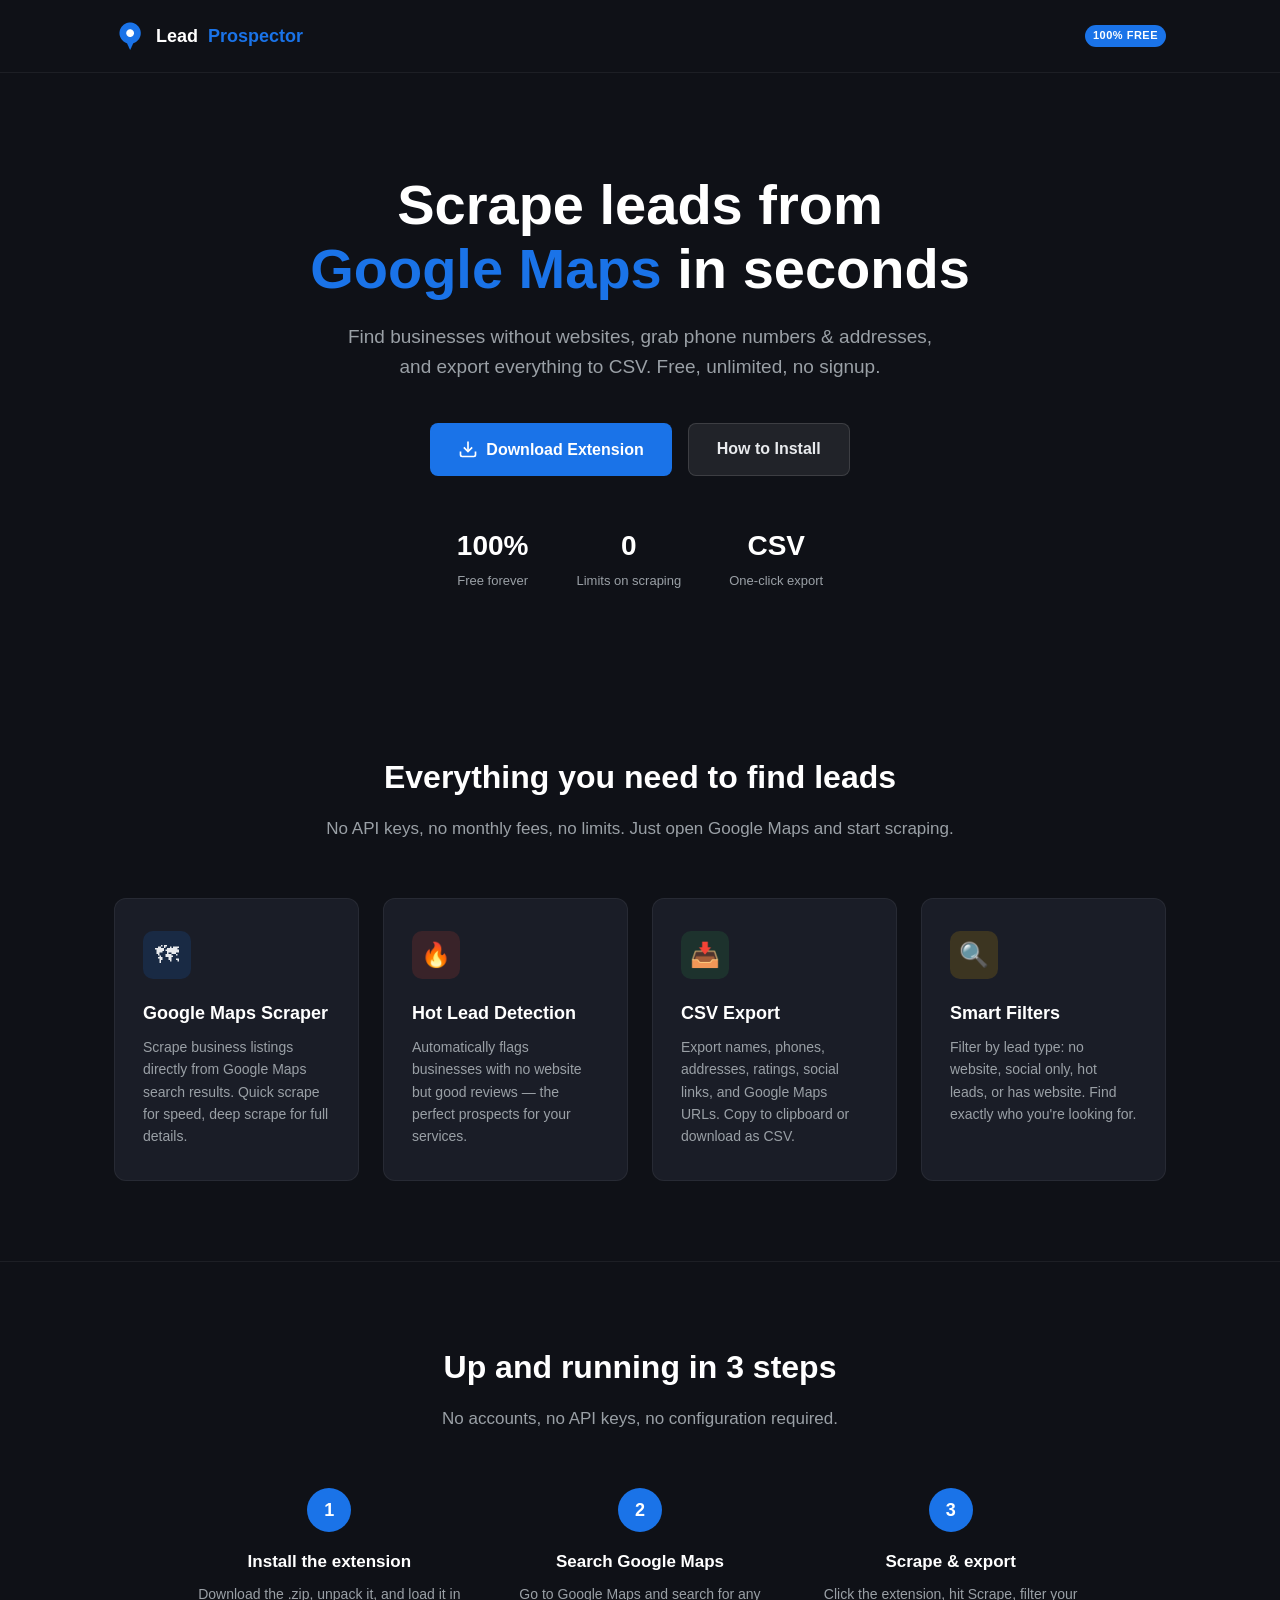
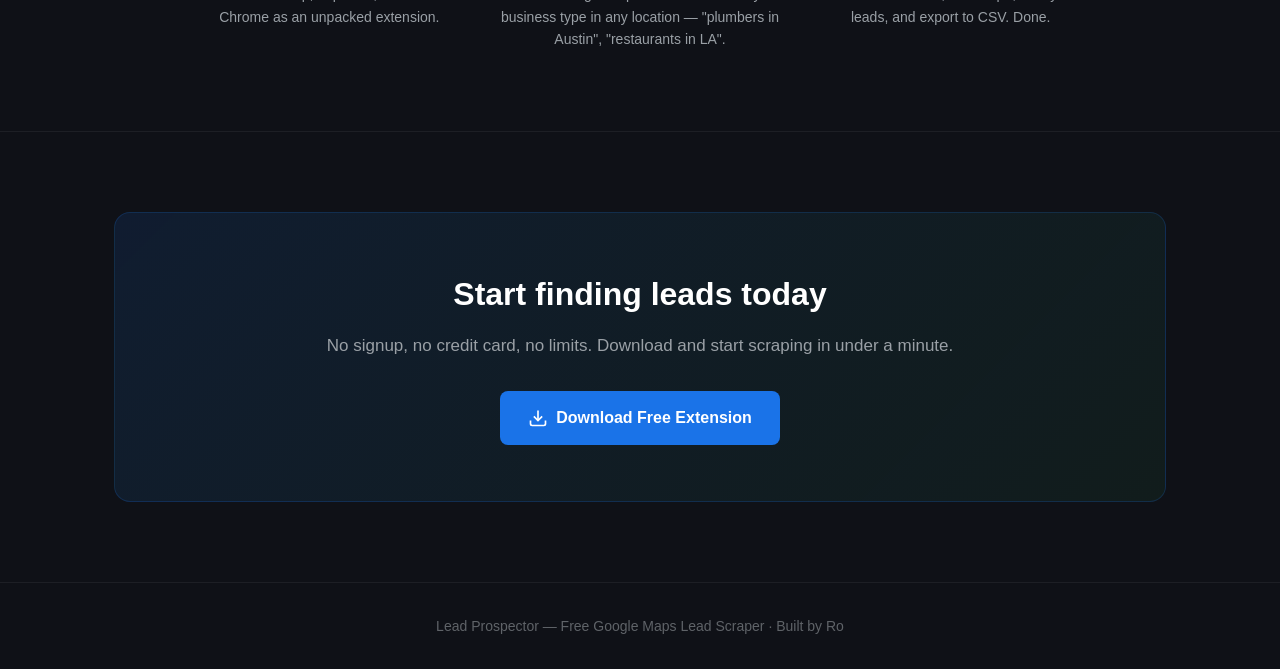
<file: index.html>
<!DOCTYPE html>
<html lang="en">
<head>
  <meta charset="UTF-8">
  <meta name="viewport" content="width=device-width, initial-scale=1.0">
  <title>Lead Prospector — Google Maps Lead Scraper</title>
  <meta name="description" content="Scrape business leads from Google Maps. Find no-website businesses, export to CSV. Free & unlimited Chrome extension.">
  <link rel="icon" type="image/png" href="icons/icon128.png">
  <style>
    *, *::before, *::after { box-sizing: border-box; margin: 0; padding: 0; }

    :root {
      --blue: #1A73E8;
      --blue-dark: #1557b0;
      --green: #34A853;
      --red: #EA4335;
      --orange: #FBBC04;
      --dark: #0f1117;
      --dark-card: #1a1d27;
      --gray: #5f6368;
      --light: #f8f9fa;
    }

    body {
      font-family: -apple-system, BlinkMacSystemFont, 'Segoe UI', Roboto, sans-serif;
      color: #e8eaed;
      background: var(--dark);
      line-height: 1.6;
      -webkit-font-smoothing: antialiased;
    }

    a { color: var(--blue); text-decoration: none; }

    .container { max-width: 1100px; margin: 0 auto; padding: 0 24px; }

    /* Nav */
    nav {
      padding: 20px 0;
      border-bottom: 1px solid rgba(255,255,255,0.06);
    }
    nav .container {
      display: flex;
      align-items: center;
      justify-content: space-between;
    }
    .logo {
      display: flex;
      align-items: center;
      gap: 10px;
      font-size: 18px;
      font-weight: 600;
      color: #fff;
    }
    .logo img { width: 32px; height: 32px; }
    .logo span { color: var(--blue); }
    .nav-badge {
      background: var(--blue);
      color: #fff;
      font-size: 11px;
      font-weight: 700;
      padding: 2px 8px;
      border-radius: 20px;
      letter-spacing: 0.5px;
    }

    /* Hero */
    .hero {
      padding: 100px 0 80px;
      text-align: center;
    }
    .hero h1 {
      font-size: clamp(36px, 5vw, 56px);
      font-weight: 800;
      line-height: 1.15;
      margin-bottom: 20px;
      color: #fff;
    }
    .hero h1 .accent { color: var(--blue); }
    .hero p {
      font-size: 19px;
      color: #9aa0a6;
      max-width: 600px;
      margin: 0 auto 40px;
    }
    .hero-buttons {
      display: flex;
      gap: 16px;
      justify-content: center;
      flex-wrap: wrap;
    }

    .btn {
      display: inline-flex;
      align-items: center;
      gap: 8px;
      padding: 14px 28px;
      border-radius: 8px;
      font-size: 16px;
      font-weight: 600;
      border: none;
      cursor: pointer;
      transition: all 0.2s;
    }
    .btn-primary {
      background: var(--blue);
      color: #fff;
    }
    .btn-primary:hover { background: var(--blue-dark); transform: translateY(-1px); }
    .btn-secondary {
      background: rgba(255,255,255,0.08);
      color: #e8eaed;
      border: 1px solid rgba(255,255,255,0.12);
    }
    .btn-secondary:hover { background: rgba(255,255,255,0.14); }
    .btn svg { width: 20px; height: 20px; }

    /* Stats bar */
    .stats-bar {
      display: flex;
      justify-content: center;
      gap: 48px;
      margin-top: 48px;
      flex-wrap: wrap;
    }
    .stat { text-align: center; }
    .stat-num {
      font-size: 28px;
      font-weight: 800;
      color: #fff;
    }
    .stat-label {
      font-size: 13px;
      color: #9aa0a6;
      margin-top: 2px;
    }

    /* Features */
    .features {
      padding: 80px 0;
    }
    .features-header {
      text-align: center;
      margin-bottom: 56px;
    }
    .features-header h2 {
      font-size: 32px;
      font-weight: 700;
      color: #fff;
      margin-bottom: 12px;
    }
    .features-header p {
      color: #9aa0a6;
      font-size: 17px;
    }
    .features-grid {
      display: grid;
      grid-template-columns: repeat(auto-fit, minmax(240px, 1fr));
      gap: 24px;
    }
    .feature-card {
      background: var(--dark-card);
      border: 1px solid rgba(255,255,255,0.06);
      border-radius: 12px;
      padding: 32px 28px;
      transition: border-color 0.2s;
    }
    .feature-card:hover { border-color: rgba(26,115,232,0.3); }
    .feature-icon {
      width: 48px;
      height: 48px;
      border-radius: 10px;
      display: flex;
      align-items: center;
      justify-content: center;
      margin-bottom: 20px;
      font-size: 24px;
    }
    .feature-icon.blue { background: rgba(26,115,232,0.15); }
    .feature-icon.green { background: rgba(52,168,83,0.15); }
    .feature-icon.red { background: rgba(234,67,53,0.15); }
    .feature-icon.orange { background: rgba(251,188,4,0.15); }
    .feature-card h3 {
      font-size: 18px;
      font-weight: 600;
      color: #fff;
      margin-bottom: 8px;
    }
    .feature-card p {
      font-size: 14px;
      color: #9aa0a6;
      line-height: 1.6;
    }

    /* How it works */
    .how-it-works {
      padding: 80px 0;
      border-top: 1px solid rgba(255,255,255,0.06);
    }
    .how-header {
      text-align: center;
      margin-bottom: 56px;
    }
    .how-header h2 {
      font-size: 32px;
      font-weight: 700;
      color: #fff;
      margin-bottom: 12px;
    }
    .how-header p { color: #9aa0a6; font-size: 17px; }
    .steps {
      display: grid;
      grid-template-columns: repeat(auto-fit, minmax(220px, 1fr));
      gap: 32px;
      max-width: 900px;
      margin: 0 auto;
    }
    .step { text-align: center; }
    .step-num {
      width: 44px;
      height: 44px;
      border-radius: 50%;
      background: var(--blue);
      color: #fff;
      font-size: 18px;
      font-weight: 700;
      display: flex;
      align-items: center;
      justify-content: center;
      margin: 0 auto 16px;
    }
    .step h3 {
      font-size: 17px;
      font-weight: 600;
      color: #fff;
      margin-bottom: 8px;
    }
    .step p { font-size: 14px; color: #9aa0a6; }

    /* CTA */
    .cta {
      padding: 80px 0;
      text-align: center;
      border-top: 1px solid rgba(255,255,255,0.06);
    }
    .cta-box {
      background: linear-gradient(135deg, rgba(26,115,232,0.12), rgba(52,168,83,0.08));
      border: 1px solid rgba(26,115,232,0.2);
      border-radius: 16px;
      padding: 56px 40px;
    }
    .cta h2 {
      font-size: 32px;
      font-weight: 700;
      color: #fff;
      margin-bottom: 12px;
    }
    .cta p {
      color: #9aa0a6;
      font-size: 17px;
      margin-bottom: 32px;
    }

    /* Footer */
    footer {
      padding: 32px 0;
      border-top: 1px solid rgba(255,255,255,0.06);
      text-align: center;
      color: #5f6368;
      font-size: 14px;
    }

    /* Install instructions modal */
    .modal-overlay {
      display: none;
      position: fixed;
      inset: 0;
      background: rgba(0,0,0,0.7);
      z-index: 100;
      align-items: center;
      justify-content: center;
      backdrop-filter: blur(4px);
    }
    .modal-overlay.active { display: flex; }
    .modal {
      background: var(--dark-card);
      border: 1px solid rgba(255,255,255,0.1);
      border-radius: 16px;
      padding: 40px;
      max-width: 520px;
      width: 90%;
      position: relative;
    }
    .modal h3 {
      font-size: 22px;
      font-weight: 700;
      color: #fff;
      margin-bottom: 24px;
    }
    .modal-close {
      position: absolute;
      top: 16px;
      right: 16px;
      background: none;
      border: none;
      color: #9aa0a6;
      font-size: 24px;
      cursor: pointer;
    }
    .install-step {
      display: flex;
      gap: 16px;
      margin-bottom: 20px;
    }
    .install-step-num {
      flex-shrink: 0;
      width: 28px;
      height: 28px;
      border-radius: 50%;
      background: var(--blue);
      color: #fff;
      font-size: 13px;
      font-weight: 700;
      display: flex;
      align-items: center;
      justify-content: center;
    }
    .install-step p {
      font-size: 15px;
      color: #e8eaed;
    }
    .install-step code {
      background: rgba(255,255,255,0.08);
      padding: 2px 8px;
      border-radius: 4px;
      font-size: 13px;
      color: var(--blue);
    }

    @media (max-width: 640px) {
      .hero { padding: 60px 0 50px; }
      .stats-bar { gap: 32px; }
      .features, .how-it-works, .cta { padding: 56px 0; }
      .cta-box { padding: 40px 24px; }
    }
  </style>
</head>
<body>

  <!-- Nav -->
  <nav>
    <div class="container">
      <div class="logo">
        <img src="icons/icon128.png" alt="Lead Prospector">
        Lead <span>Prospector</span>
      </div>
      <span class="nav-badge">100% FREE</span>
    </div>
  </nav>

  <!-- Hero -->
  <section class="hero">
    <div class="container">
      <h1>Scrape leads from<br><span class="accent">Google Maps</span> in seconds</h1>
      <p>Find businesses without websites, grab phone numbers & addresses, and export everything to CSV. Free, unlimited, no signup.</p>
      <div class="hero-buttons">
        <a href="lead-prospector.zip" download class="btn btn-primary" id="downloadBtn">
          <svg viewBox="0 0 24 24" fill="none" stroke="currentColor" stroke-width="2"><path d="M21 15v4a2 2 0 01-2 2H5a2 2 0 01-2-2v-4"/><polyline points="7 10 12 15 17 10"/><line x1="12" y1="15" x2="12" y2="3"/></svg>
          Download Extension
        </a>
        <button class="btn btn-secondary" onclick="document.getElementById('installModal').classList.add('active')">
          How to Install
        </button>
      </div>
      <div class="stats-bar">
        <div class="stat">
          <div class="stat-num">100%</div>
          <div class="stat-label">Free forever</div>
        </div>
        <div class="stat">
          <div class="stat-num">0</div>
          <div class="stat-label">Limits on scraping</div>
        </div>
        <div class="stat">
          <div class="stat-num">CSV</div>
          <div class="stat-label">One-click export</div>
        </div>
      </div>
    </div>
  </section>

  <!-- Features -->
  <section class="features">
    <div class="container">
      <div class="features-header">
        <h2>Everything you need to find leads</h2>
        <p>No API keys, no monthly fees, no limits. Just open Google Maps and start scraping.</p>
      </div>
      <div class="features-grid">
        <div class="feature-card">
          <div class="feature-icon blue">&#x1F5FA;</div>
          <h3>Google Maps Scraper</h3>
          <p>Scrape business listings directly from Google Maps search results. Quick scrape for speed, deep scrape for full details.</p>
        </div>
        <div class="feature-card">
          <div class="feature-icon red">&#x1F525;</div>
          <h3>Hot Lead Detection</h3>
          <p>Automatically flags businesses with no website but good reviews — the perfect prospects for your services.</p>
        </div>
        <div class="feature-card">
          <div class="feature-icon green">&#x1F4E5;</div>
          <h3>CSV Export</h3>
          <p>Export names, phones, addresses, ratings, social links, and Google Maps URLs. Copy to clipboard or download as CSV.</p>
        </div>
        <div class="feature-card">
          <div class="feature-icon orange">&#x1F50D;</div>
          <h3>Smart Filters</h3>
          <p>Filter by lead type: no website, social only, hot leads, or has website. Find exactly who you're looking for.</p>
        </div>
      </div>
    </div>
  </section>

  <!-- How it works -->
  <section class="how-it-works">
    <div class="container">
      <div class="how-header">
        <h2>Up and running in 3 steps</h2>
        <p>No accounts, no API keys, no configuration required.</p>
      </div>
      <div class="steps">
        <div class="step">
          <div class="step-num">1</div>
          <h3>Install the extension</h3>
          <p>Download the .zip, unpack it, and load it in Chrome as an unpacked extension.</p>
        </div>
        <div class="step">
          <div class="step-num">2</div>
          <h3>Search Google Maps</h3>
          <p>Go to Google Maps and search for any business type in any location — "plumbers in Austin", "restaurants in LA".</p>
        </div>
        <div class="step">
          <div class="step-num">3</div>
          <h3>Scrape & export</h3>
          <p>Click the extension, hit Scrape, filter your leads, and export to CSV. Done.</p>
        </div>
      </div>
    </div>
  </section>

  <!-- CTA -->
  <section class="cta">
    <div class="container">
      <div class="cta-box">
        <h2>Start finding leads today</h2>
        <p>No signup, no credit card, no limits. Download and start scraping in under a minute.</p>
        <a href="lead-prospector.zip" download class="btn btn-primary">
          <svg viewBox="0 0 24 24" fill="none" stroke="currentColor" stroke-width="2" width="20" height="20"><path d="M21 15v4a2 2 0 01-2 2H5a2 2 0 01-2-2v-4"/><polyline points="7 10 12 15 17 10"/><line x1="12" y1="15" x2="12" y2="3"/></svg>
          Download Free Extension
        </a>
      </div>
    </div>
  </section>

  <!-- Footer -->
  <footer>
    <div class="container">
      Lead Prospector &mdash; Free Google Maps Lead Scraper &middot; Built by Ro
    </div>
  </footer>

  <!-- Install Instructions Modal -->
  <div class="modal-overlay" id="installModal">
    <div class="modal">
      <button class="modal-close" onclick="document.getElementById('installModal').classList.remove('active')">&times;</button>
      <h3>How to Install</h3>
      <div class="install-step">
        <div class="install-step-num">1</div>
        <p>Download and unzip <strong>lead-prospector.zip</strong></p>
      </div>
      <div class="install-step">
        <div class="install-step-num">2</div>
        <p>Open Chrome and go to <code>chrome://extensions</code></p>
      </div>
      <div class="install-step">
        <div class="install-step-num">3</div>
        <p>Enable <strong>Developer mode</strong> (toggle in the top right)</p>
      </div>
      <div class="install-step">
        <div class="install-step-num">4</div>
        <p>Click <strong>"Load unpacked"</strong> and select the unzipped folder</p>
      </div>
      <div class="install-step">
        <div class="install-step-num">5</div>
        <p>Go to Google Maps, search for businesses, and click the extension icon to start scraping!</p>
      </div>
    </div>
  </div>

  <script>
    // Close modal on overlay click
    document.getElementById('installModal').addEventListener('click', function(e) {
      if (e.target === this) this.classList.remove('active');
    });

    // Close modal on Escape
    document.addEventListener('keydown', function(e) {
      if (e.key === 'Escape') document.getElementById('installModal').classList.remove('active');
    });
  </script>

</body>
</html>
</file>
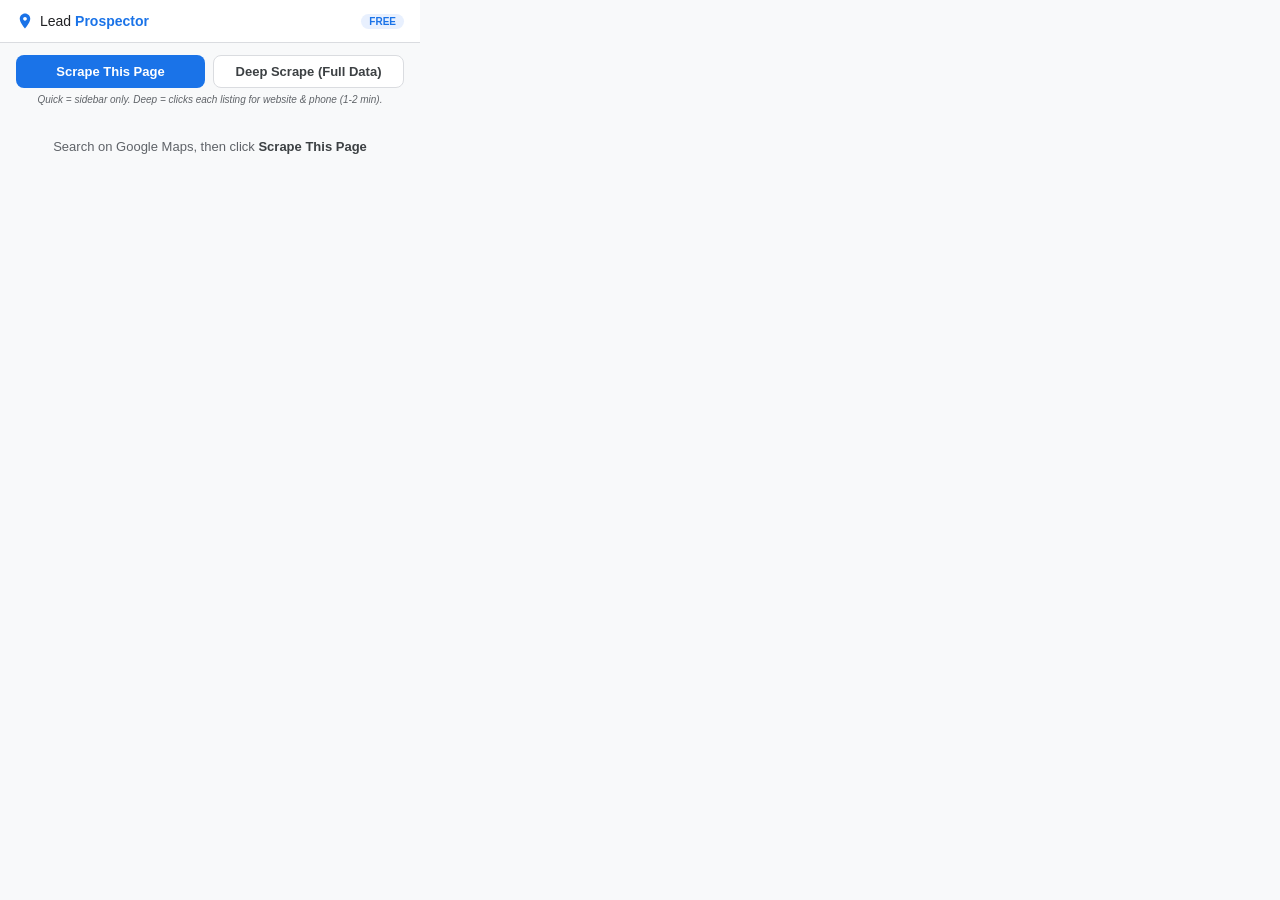
<file: popup.html>
<!DOCTYPE html>
<html lang="en">
<head><meta charset="UTF-8"><meta name="viewport" content="width=device-width,initial-scale=1.0"><link rel="stylesheet" href="popup.css"></head>
<body>
<div class="header"><div class="logo"><svg width="18" height="18" viewBox="0 0 24 24" fill="#1A73E8"><path d="M12 2C8.13 2 5 5.13 5 9c0 5.25 7 13 7 13s7-7.75 7-13c0-3.87-3.13-7-7-7zm0 9.5c-1.38 0-2.5-1.12-2.5-2.5s1.12-2.5 2.5-2.5 2.5 1.12 2.5 2.5-1.12 2.5-2.5 2.5z"/></svg><span>Lead <strong>Prospector</strong></span></div><span class="free-tag">FREE</span></div>
<div class="warning" id="warning" style="display:none"><p>Open <a href="https://www.google.com/maps" target="_blank">Google Maps</a> and search for a business type + city first.</p><p class="example">Example: "roofers Las Vegas" or "med spa Tampa"</p></div>
<div class="controls" id="controls"><div class="btn-row"><button class="btn btn-primary" id="scrapeBtn">Scrape This Page</button><button class="btn btn-secondary" id="deepBtn">Deep Scrape (Full Data)</button></div><p style="font-size:10px;color:#5F6368;margin-top:6px;font-style:italic;text-align:center;">Quick = sidebar only. Deep = clicks each listing for website &amp; phone (1-2 min).</p></div>
<div class="stats" id="stats" style="display:none"><div class="stat"><div class="stat-num" id="sTotal">0</div><div class="stat-label">Total</div></div><div class="stat hot"><div class="stat-num" id="sNoSite">0</div><div class="stat-label">No Website</div></div><div class="stat good"><div class="stat-num" id="sHot">0</div><div class="stat-label">Hot Leads</div></div></div>
<div class="filters" id="filters" style="display:none"><button class="fbtn active" data-f="all">All</button><button class="fbtn" data-f="no-website">No Website</button><button class="fbtn" data-f="social-only">Social Only</button><button class="fbtn" data-f="hot">Hot Leads</button><button class="fbtn" data-f="has-website">Has Website</button></div>
<div class="results" id="results"><div class="empty" id="empty"><p>Search on Google Maps, then click <strong>Scrape This Page</strong></p></div><div class="list" id="list" style="display:none"></div></div>
<div class="footer" id="footer" style="display:none"><div class="fleft"><span class="finfo" id="finfo">0 leads</span><button class="btn btn-sm btn-danger" id="clearBtn">Clear All</button></div><div class="fright"><button class="btn btn-sm btn-outline" id="copyBtn">Copy</button><button class="btn btn-sm btn-green" id="exportBtn">Export CSV</button></div></div>
<div class="toast" id="toast"></div>
<script src="popup.js"></script>
</body></html>
</file>
<file: popup.css>
:root{--p:#1A73E8;--pd:#1557B0;--pl:#E8F0FE;--g:#34A853;--gl:#E6F4EA;--r:#EA4335;--rl:#FCE8E6;--o:#F9AB00;--ol:#FEF7E0;--dk:#202124;--tx:#3C4043;--tl:#5F6368;--bd:#DADCE0;--bg:#F8F9FA;--w:#FFF;}
*{margin:0;padding:0;box-sizing:border-box;}
body{font-family:-apple-system,BlinkMacSystemFont,'Segoe UI',Roboto,sans-serif;width:420px;max-height:580px;overflow-y:auto;background:var(--bg);color:var(--tx);font-size:13px;}
.header{background:var(--w);padding:12px 16px;display:flex;align-items:center;justify-content:space-between;border-bottom:1px solid var(--bd);}
.logo{display:flex;align-items:center;gap:6px;font-size:14px;color:var(--dk);}.logo strong{color:var(--p);}
.free-tag{background:var(--pl);color:var(--p);font-size:10px;font-weight:700;padding:2px 8px;border-radius:10px;}
.warning{background:var(--ol);border:1px solid var(--o);margin:12px;padding:12px;border-radius:8px;font-size:12px;line-height:1.5;}.warning a{color:var(--p);font-weight:600;}.warning .example{color:var(--tl);margin-top:4px;font-style:italic;}
.controls{padding:12px 16px 8px;}.btn-row{display:flex;gap:8px;}
.btn{padding:8px 14px;border:none;border-radius:8px;font-size:13px;font-weight:600;font-family:inherit;cursor:pointer;display:inline-flex;align-items:center;gap:6px;transition:all .15s;flex:1;justify-content:center;}
.btn-primary{background:var(--p);color:var(--w);}.btn-primary:hover{background:var(--pd);}.btn-primary:disabled{background:#94C4F7;cursor:wait;}
.btn-secondary{background:var(--w);color:var(--tx);border:1.5px solid var(--bd);}.btn-secondary:hover{border-color:var(--p);color:var(--p);}.btn-secondary:disabled{opacity:.5;cursor:wait;}
.btn-green{background:var(--g);color:var(--w);}.btn-green:hover{background:#2D9249;}
.btn-outline{background:var(--w);color:var(--tx);border:1px solid var(--bd);}.btn-outline:hover{border-color:var(--p);color:var(--p);}
.btn-danger{background:var(--w);color:var(--r);border:1px solid var(--rl);}.btn-danger:hover{background:var(--rl);}
.btn-sm{padding:5px 10px;font-size:11px;flex:unset;}
.stats{display:flex;gap:8px;padding:8px 16px;}.stat{flex:1;background:var(--w);border-radius:8px;padding:8px 12px;text-align:center;border:1px solid var(--bd);}
.stat-num{font-size:20px;font-weight:700;color:var(--dk);}.stat-label{font-size:10px;color:var(--tl);text-transform:uppercase;letter-spacing:.5px;margin-top:2px;}
.stat.hot .stat-num{color:var(--r);}.stat.good .stat-num{color:var(--g);}
.filters{display:flex;gap:6px;padding:4px 16px 8px;}
.fbtn{padding:4px 10px;border-radius:14px;font-size:11px;font-weight:500;cursor:pointer;border:1.5px solid var(--bd);background:var(--w);color:var(--tx);font-family:inherit;transition:all .15s;}
.fbtn:hover{border-color:var(--p);}.fbtn.active{background:var(--p);color:var(--w);border-color:var(--p);}.fbtn.act-r{background:var(--r);color:var(--w);border-color:var(--r);}.fbtn.act-g{background:var(--g);color:var(--w);border-color:var(--g);}.fbtn.act-o{background:#3949AB;color:var(--w);border-color:#3949AB;}
.results{padding:0 16px;max-height:320px;overflow-y:auto;}.empty{text-align:center;padding:24px 16px;color:var(--tl);line-height:1.6;}.empty strong{color:var(--tx);}
.list{display:flex;flex-direction:column;gap:6px;padding-bottom:8px;}
.card{background:var(--w);border:1px solid var(--bd);border-radius:8px;padding:10px 12px;cursor:pointer;transition:all .15s;}
.card:hover{border-color:var(--p);box-shadow:0 2px 8px rgba(26,115,232,.1);}.card.sel{border-color:var(--p);background:var(--pl);}
.card.hot{border-left:3px solid var(--g);}.card.nosite{border-left:3px solid var(--r);}.card.socialonly{border-left:3px solid #3949AB;}
.cname{font-weight:600;font-size:13px;color:var(--dk);margin-bottom:4px;display:flex;align-items:center;justify-content:space-between;}
.cmeta{display:flex;gap:12px;font-size:11px;color:var(--tl);flex-wrap:wrap;}.cmeta span{display:inline-flex;align-items:center;gap:3px;}
.tag{display:inline-block;padding:1px 6px;border-radius:3px;font-size:10px;font-weight:600;}
.tag-r{background:var(--rl);color:var(--r);}.tag-g{background:var(--gl);color:var(--g);}.tag-o{background:var(--ol);color:#E37400;}.tag-y{background:#E8EAF6;color:#3949AB;}
.stars{color:var(--o);font-size:11px;}.cph{font-weight:500;color:var(--dk);}
.cws{color:var(--p);text-decoration:none;font-size:11px;max-width:180px;overflow:hidden;text-overflow:ellipsis;white-space:nowrap;display:inline-block;}
.csocrow{margin-top:3px;gap:4px!important;}.csoc{background:#E8EAF6;color:#3949AB;padding:1px 6px;border-radius:3px;font-size:10px;font-weight:500;text-decoration:none;}.csoc:hover{background:#C5CAE9;}
.footer{background:var(--w);border-top:1px solid var(--bd);padding:10px 16px;display:flex;align-items:center;justify-content:space-between;position:sticky;bottom:0;}
.fleft{display:flex;align-items:center;gap:8px;}.finfo{font-size:11px;color:var(--tl);}.fright{display:flex;gap:6px;}
.toast{position:fixed;bottom:60px;left:50%;transform:translateX(-50%) translateY(20px);background:var(--dk);color:var(--w);padding:8px 16px;border-radius:8px;font-size:12px;opacity:0;transition:all .3s;z-index:100;white-space:nowrap;}.toast.show{opacity:1;transform:translateX(-50%) translateY(0);}
.spinner{display:inline-block;width:14px;height:14px;border:2px solid rgba(255,255,255,.3);border-radius:50%;border-top-color:#fff;animation:spin .6s linear infinite;}@keyframes spin{to{transform:rotate(360deg);}}
.results::-webkit-scrollbar{width:6px;}.results::-webkit-scrollbar-track{background:transparent;}.results::-webkit-scrollbar-thumb{background:var(--bd);border-radius:3px;}
</file>
